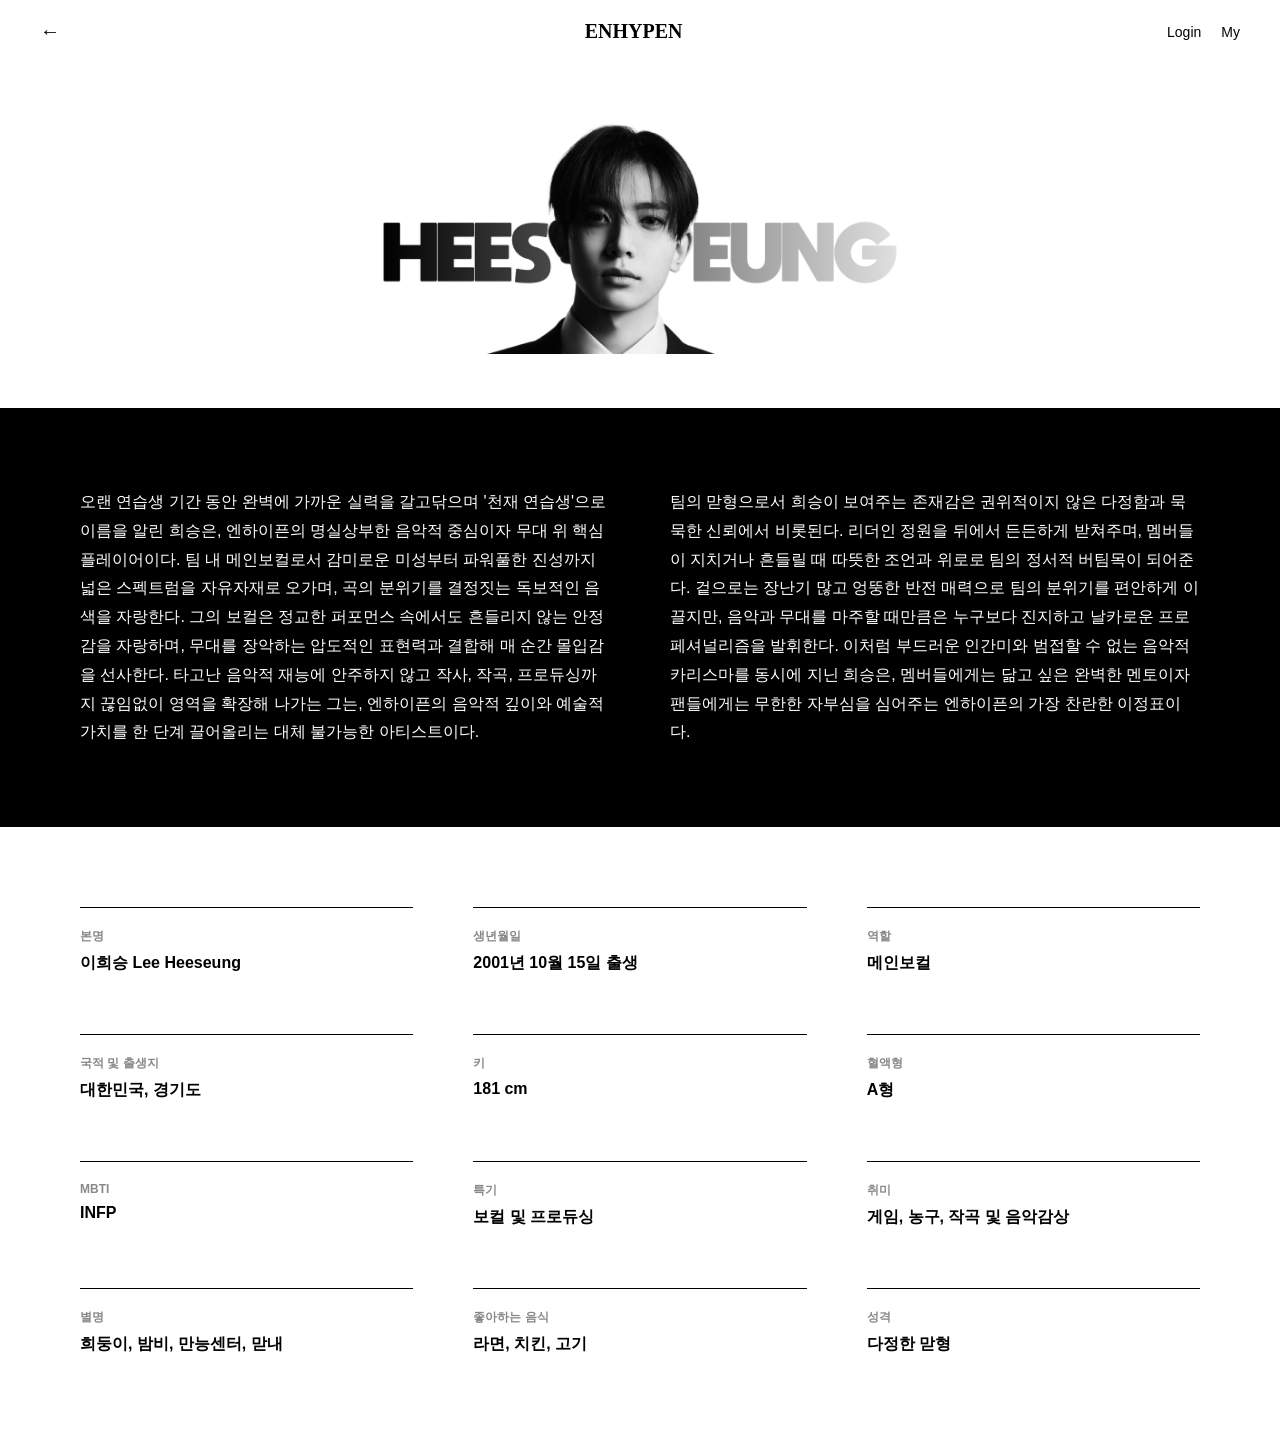
<file: heeseung_detail.html>
<!DOCTYPE html>
<html lang="ko">
<head>
    <meta charset="UTF-8">
    <title>HEESEUNG Detail</title>
    <link rel="stylesheet" href="style.css">
</head>
<body>
    <div class="member-page">
        <header class="top-nav">
            <!-- 메인 페이지로 돌아가는 링크 수정 완료 -->
            <a href="index.html" class="back-btn">←</a>
            <div class="logo">ENHYPEN</div>
            <div class="user-menu"><a href="#">Login</a><a href="#">My</a></div>
        </header>

        <section class="hero-section">
            <div class="hero-image"><img src="heeseung_main.png" alt="Heeseung"></div>
        </section>

        <section class="black-desc-section">
            <div class="desc-text">
                <p>오랜 연습생 기간 동안 완벽에 가까운 실력을 갈고닦으며 '천재 연습생'으로 이름을 알린 희승은, 엔하이픈의 명실상부한 음악적 중심이자 무대 위 핵심 플레이어이다. 팀 내 메인보컬로서 감미로운 미성부터 파워풀한 진성까지 넓은 스펙트럼을 자유자재로 오가며, 곡의 분위기를 결정짓는 독보적인 음색을 자랑한다. 그의 보컬은 정교한 퍼포먼스 속에서도 흔들리지 않는 안정감을 자랑하며, 무대를 장악하는 압도적인 표현력과 결합해 매 순간 몰입감을 선사한다. 타고난 음악적 재능에 안주하지 않고 작사, 작곡, 프로듀싱까지 끊임없이 영역을 확장해 나가는 그는, 엔하이픈의 음악적 깊이와 예술적 가치를 한 단계 끌어올리는 대체 불가능한 아티스트이다.</p>
                <p>팀의 맏형으로서 희승이 보여주는 존재감은 권위적이지 않은 다정함과 묵묵한 신뢰에서 비롯된다. 리더인 정원을 뒤에서 든든하게 받쳐주며, 멤버들이 지치거나 흔들릴 때 따뜻한 조언과 위로로 팀의 정서적 버팀목이 되어준다. 겉으로는 장난기 많고 엉뚱한 반전 매력으로 팀의 분위기를 편안하게 이끌지만, 음악과 무대를 마주할 때만큼은 누구보다 진지하고 날카로운 프로페셔널리즘을 발휘한다. 이처럼 부드러운 인간미와 범접할 수 없는 음악적 카리스마를 동시에 지닌 희승은, 멤버들에게는 닮고 싶은 완벽한 멘토이자 팬들에게는 무한한 자부심을 심어주는 엔하이픈의 가장 찬란한 이정표이다.</p>
            </div>
        </section>

        <section class="info-section">
            <div class="info-grid">
                <div class="item"><h3>본명</h3><p>이희승 Lee Heeseung</p></div>
                <div class="item"><h3>생년월일</h3><p>2001년 10월 15일 출생</p></div>
                <div class="item"><h3>역할</h3><p>메인보컬</p></div>
                <div class="item"><h3>국적 및 출생지</h3><p>대한민국, 경기도</p></div>
                <div class="item"><h3>키</h3><p>181 cm</p></div>
                <div class="item"><h3>혈액형</h3><p>A형</p></div>
                <div class="item"><h3>MBTI</h3><p>INFP</p></div>
                <div class="item"><h3>특기</h3><p>보컬 및 프로듀싱</p></div>
                <div class="item"><h3>취미</h3><p>게임, 농구, 작곡 및 음악감상</p></div>
                <div class="item"><h3>별명</h3><p>희둥이, 밤비, 만능센터, 맏내</p></div>
                <div class="item"><h3>좋아하는 음식</h3><p>라면, 치킨, 고기</p></div>
                <div class="item"><h3>성격</h3><p>다정한 맏형</p></div>
            </div>
        </section>
    </div>
</body>
</html>
</file>
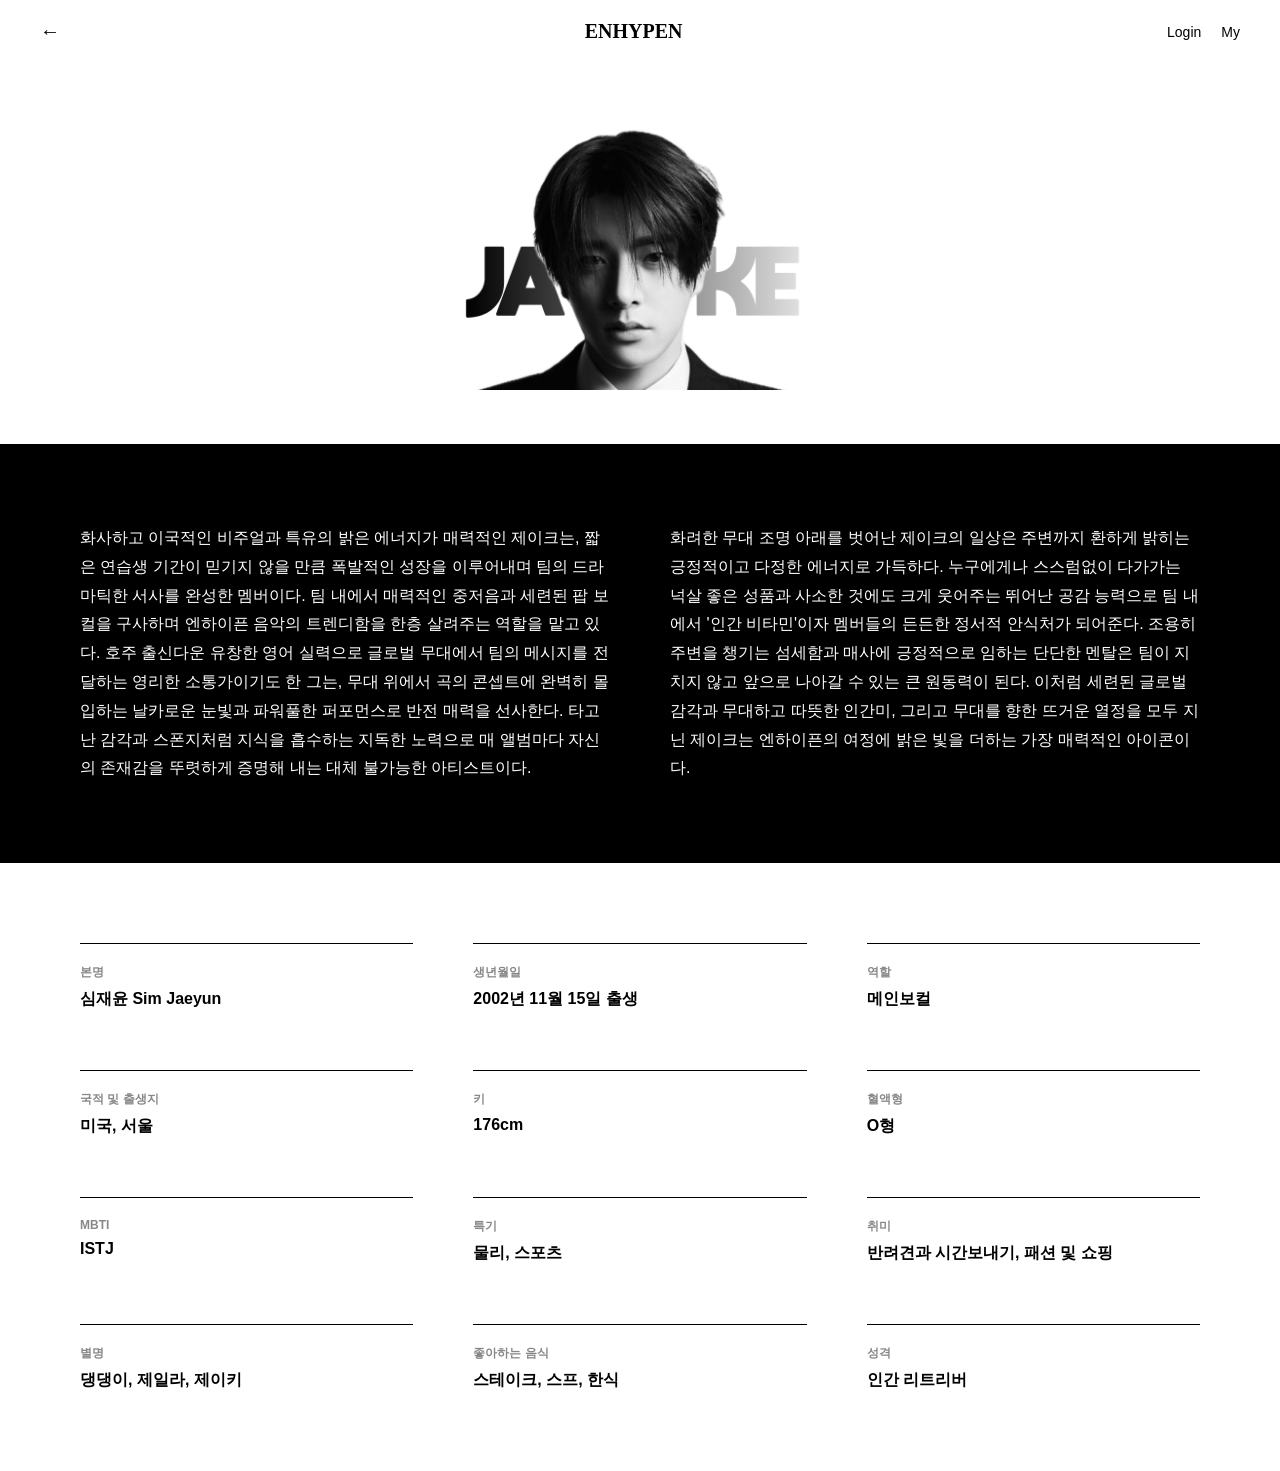
<file: jake_detail.html>
<!DOCTYPE html>
<html lang="ko">
<head>
    <meta charset="UTF-8">
    <title>JAKE Detail</title>
    <link rel="stylesheet" href="style.css">
</head>
<body>
    <div class="member-page">
        <header class="top-nav">
            <a href="index.html" class="back-btn">←</a>
            <div class="logo">ENHYPEN</div>
            <div class="user-menu"><a href="#">Login</a><a href="#">My</a></div>
        </header>

        <section class="hero-section">
            <div class="hero-image"><img src="jake_main.png" alt="Jake"></div>
        </section>

        <section class="black-desc-section">
            <div class="desc-text">
                <p>화사하고 이국적인 비주얼과 특유의 밝은 에너지가 매력적인 제이크는, 짧은 연습생 기간이 믿기지 않을 만큼 폭발적인 성장을 이루어내며 팀의 드라마틱한 서사를 완성한 멤버이다. 팀 내에서 매력적인 중저음과 세련된 팝 보컬을 구사하며 엔하이픈 음악의 트렌디함을 한층 살려주는 역할을 맡고 있다. 호주 출신다운 유창한 영어 실력으로 글로벌 무대에서 팀의 메시지를 전달하는 영리한 소통가이기도 한 그는, 무대 위에서 곡의 콘셉트에 완벽히 몰입하는 날카로운 눈빛과 파워풀한 퍼포먼스로 반전 매력을 선사한다. 타고난 감각과 스폰지처럼 지식을 흡수하는 지독한 노력으로 매 앨범마다 자신의 존재감을 뚜렷하게 증명해 내는 대체 불가능한 아티스트이다.</p>
                <p>화려한 무대 조명 아래를 벗어난 제이크의 일상은 주변까지 환하게 밝히는 긍정적이고 다정한 에너지로 가득하다. 누구에게나 스스럼없이 다가가는 넉살 좋은 성품과 사소한 것에도 크게 웃어주는 뛰어난 공감 능력으로 팀 내에서 '인간 비타민'이자 멤버들의 든든한 정서적 안식처가 되어준다. 조용히 주변을 챙기는 섬세함과 매사에 긍정적으로 임하는 단단한 멘탈은 팀이 지치지 않고 앞으로 나아갈 수 있는 큰 원동력이 된다. 이처럼 세련된 글로벌 감각과 무대하고 따뜻한 인간미, 그리고 무대를 향한 뜨거운 열정을 모두 지닌 제이크는 엔하이픈의 여정에 밝은 빛을 더하는 가장 매력적인 아이콘이다.</p>
            </div>
        </section>

        <section class="info-section">
            <div class="info-grid">
                <div class="item"><h3>본명</h3><p>심재윤 Sim Jaeyun</p></div>
                <div class="item"><h3>생년월일</h3><p>2002년 11월 15일 출생</p></div>
                <div class="item"><h3>역할</h3><p>메인보컬</p></div>
                <div class="item"><h3>국적 및 출생지</h3><p>미국, 서울</p></div>
                <div class="item"><h3>키</h3><p>176cm</p></div>
                <div class="item"><h3>혈액형</h3><p>O형</p></div>
                <div class="item"><h3>MBTI</h3><p>ISTJ</p></div>
                <div class="item"><h3>특기</h3><p>물리, 스포츠</p></div>
                <div class="item"><h3>취미</h3><p>반려견과 시간보내기, 패션 및 쇼핑</p></div>
                <div class="item"><h3>별명</h3><p>댕댕이, 제일라, 제이키</p></div>
                <div class="item"><h3>좋아하는 음식</h3><p>스테이크, 스프, 한식</p></div>
                <div class="item"><h3>성격</h3><p>인간 리트리버</p></div>
            </div>
        </section>
    </div>
</body>
</html>
</file>
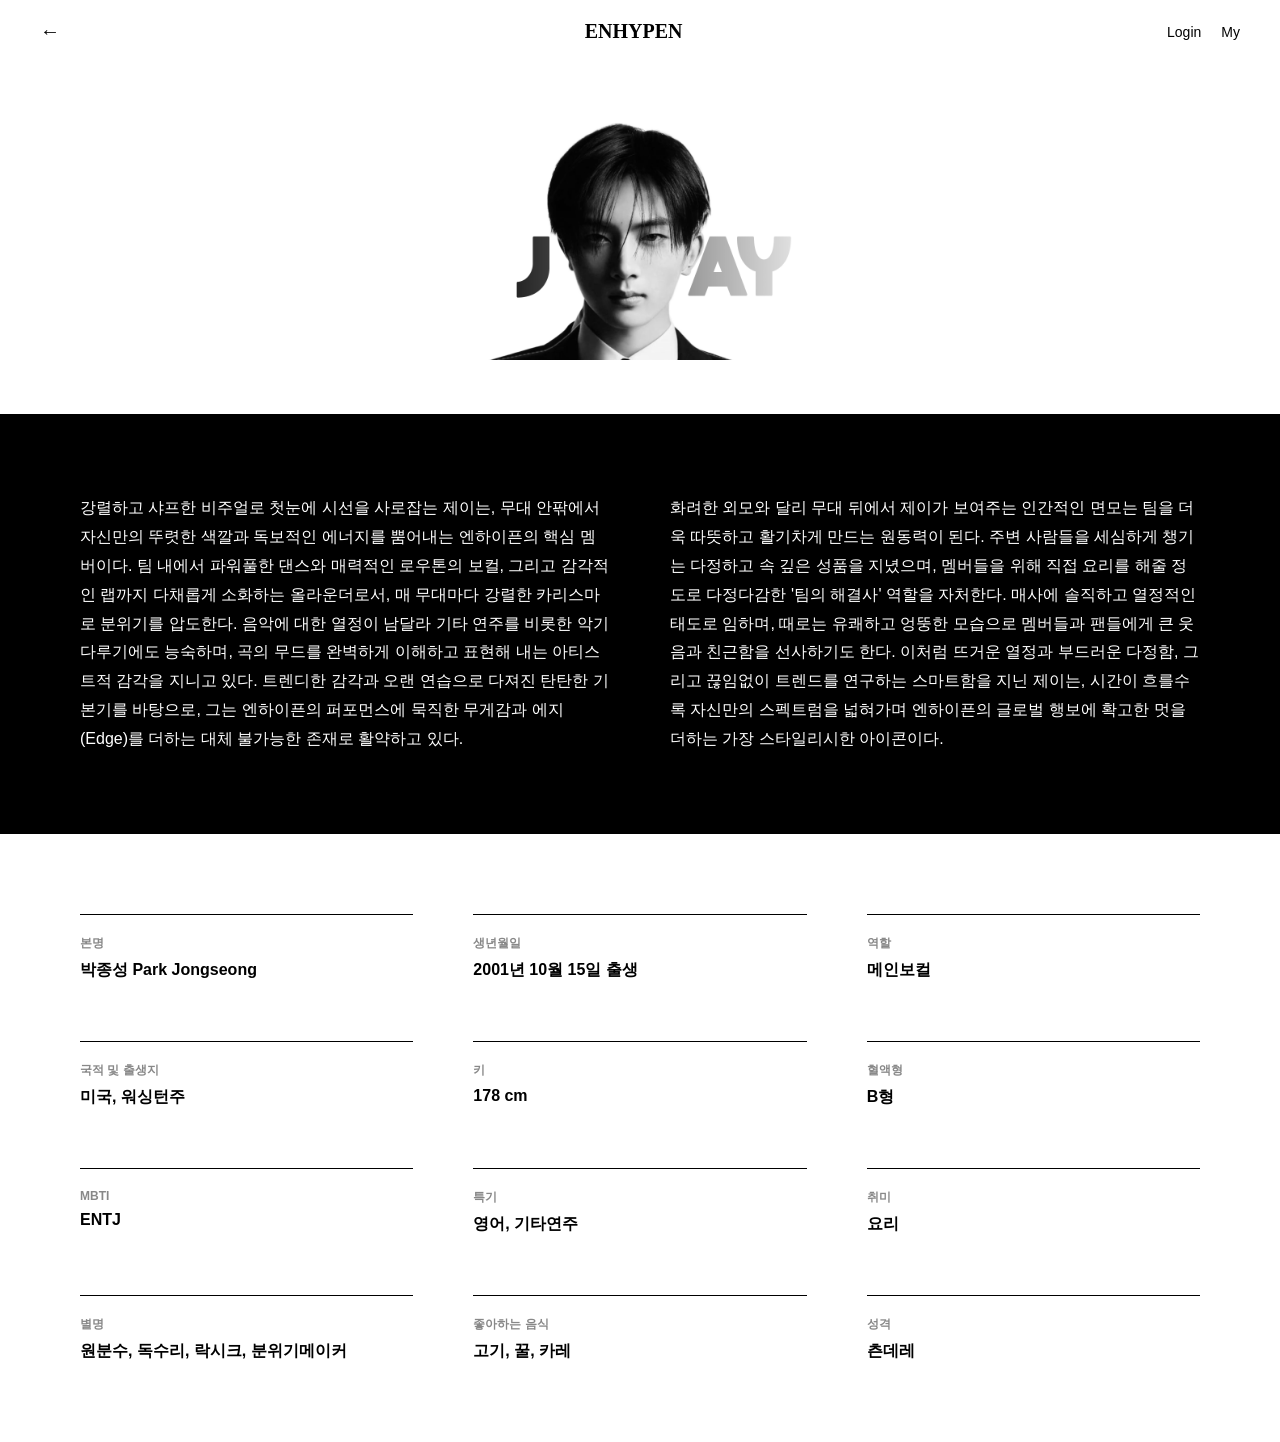
<file: jay_detail.html>
<!DOCTYPE html>
<html lang="ko">
<head>
    <meta charset="UTF-8">
    <title>JAY Detail</title>
    <link rel="stylesheet" href="style.css">
</head>
<body>
    <div class="member-page">
        <header class="top-nav">
            <a href="index.html" class="back-btn">←</a>
            <div class="logo">ENHYPEN</div>
            <div class="user-menu"><a href="#">Login</a><a href="#">My</a></div>
        </header>

        <section class="hero-section">
            <div class="hero-image"><img src="jay_main.png" alt="Jay"></div>
        </section>

        <section class="black-desc-section">
            <div class="desc-text">
                <p>강렬하고 샤프한 비주얼로 첫눈에 시선을 사로잡는 제이는, 무대 안팎에서 자신만의 뚜렷한 색깔과 독보적인 에너지를 뿜어내는 엔하이픈의 핵심 멤버이다. 팀 내에서 파워풀한 댄스와 매력적인 로우톤의 보컬, 그리고 감각적인 랩까지 다채롭게 소화하는 올라운더로서, 매 무대마다 강렬한 카리스마로 분위기를 압도한다. 음악에 대한 열정이 남달라 기타 연주를 비롯한 악기 다루기에도 능숙하며, 곡의 무드를 완벽하게 이해하고 표현해 내는 아티스트적 감각을 지니고 있다. 트렌디한 감각과 오랜 연습으로 다져진 탄탄한 기본기를 바탕으로, 그는 엔하이픈의 퍼포먼스에 묵직한 무게감과 에지(Edge)를 더하는 대체 불가능한 존재로 활약하고 있다.</p>
                <p>화려한 외모와 달리 무대 뒤에서 제이가 보여주는 인간적인 면모는 팀을 더욱 따뜻하고 활기차게 만드는 원동력이 된다. 주변 사람들을 세심하게 챙기는 다정하고 속 깊은 성품을 지녔으며, 멤버들을 위해 직접 요리를 해줄 정도로 다정다감한 '팀의 해결사' 역할을 자처한다. 매사에 솔직하고 열정적인 태도로 임하며, 때로는 유쾌하고 엉뚱한 모습으로 멤버들과 팬들에게 큰 웃음과 친근함을 선사하기도 한다. 이처럼 뜨거운 열정과 부드러운 다정함, 그리고 끊임없이 트렌드를 연구하는 스마트함을 지닌 제이는, 시간이 흐를수록 자신만의 스펙트럼을 넓혀가며 엔하이픈의 글로벌 행보에 확고한 멋을 더하는 가장 스타일리시한 아이콘이다.</p>
            </div>
        </section>

        <section class="info-section">
            <div class="info-grid">
                <div class="item"><h3>본명</h3><p>박종성 Park Jongseong</p></div>
                <div class="item"><h3>생년월일</h3><p>2001년 10월 15일 출생</p></div>
                <div class="item"><h3>역할</h3><p>메인보컬</p></div>
                <div class="item"><h3>국적 및 출생지</h3><p>미국, 워싱턴주</p></div>
                <div class="item"><h3>키</h3><p>178 cm</p></div>
                <div class="item"><h3>혈액형</h3><p>B형</p></div>
                <div class="item"><h3>MBTI</h3><p>ENTJ</p></div>
                <div class="item"><h3>특기</h3><p>영어, 기타연주</p></div>
                <div class="item"><h3>취미</h3><p>요리</p></div>
                <div class="item"><h3>별명</h3><p>원분수, 독수리, 락시크, 분위기메이커</p></div>
                <div class="item"><h3>좋아하는 음식</h3><p>고기, 꿀, 카레</p></div>
                <div class="item"><h3>성격</h3><p>츤데레</p></div>
            </div>
        </section>
    </div>
</body>
</html>
</file>
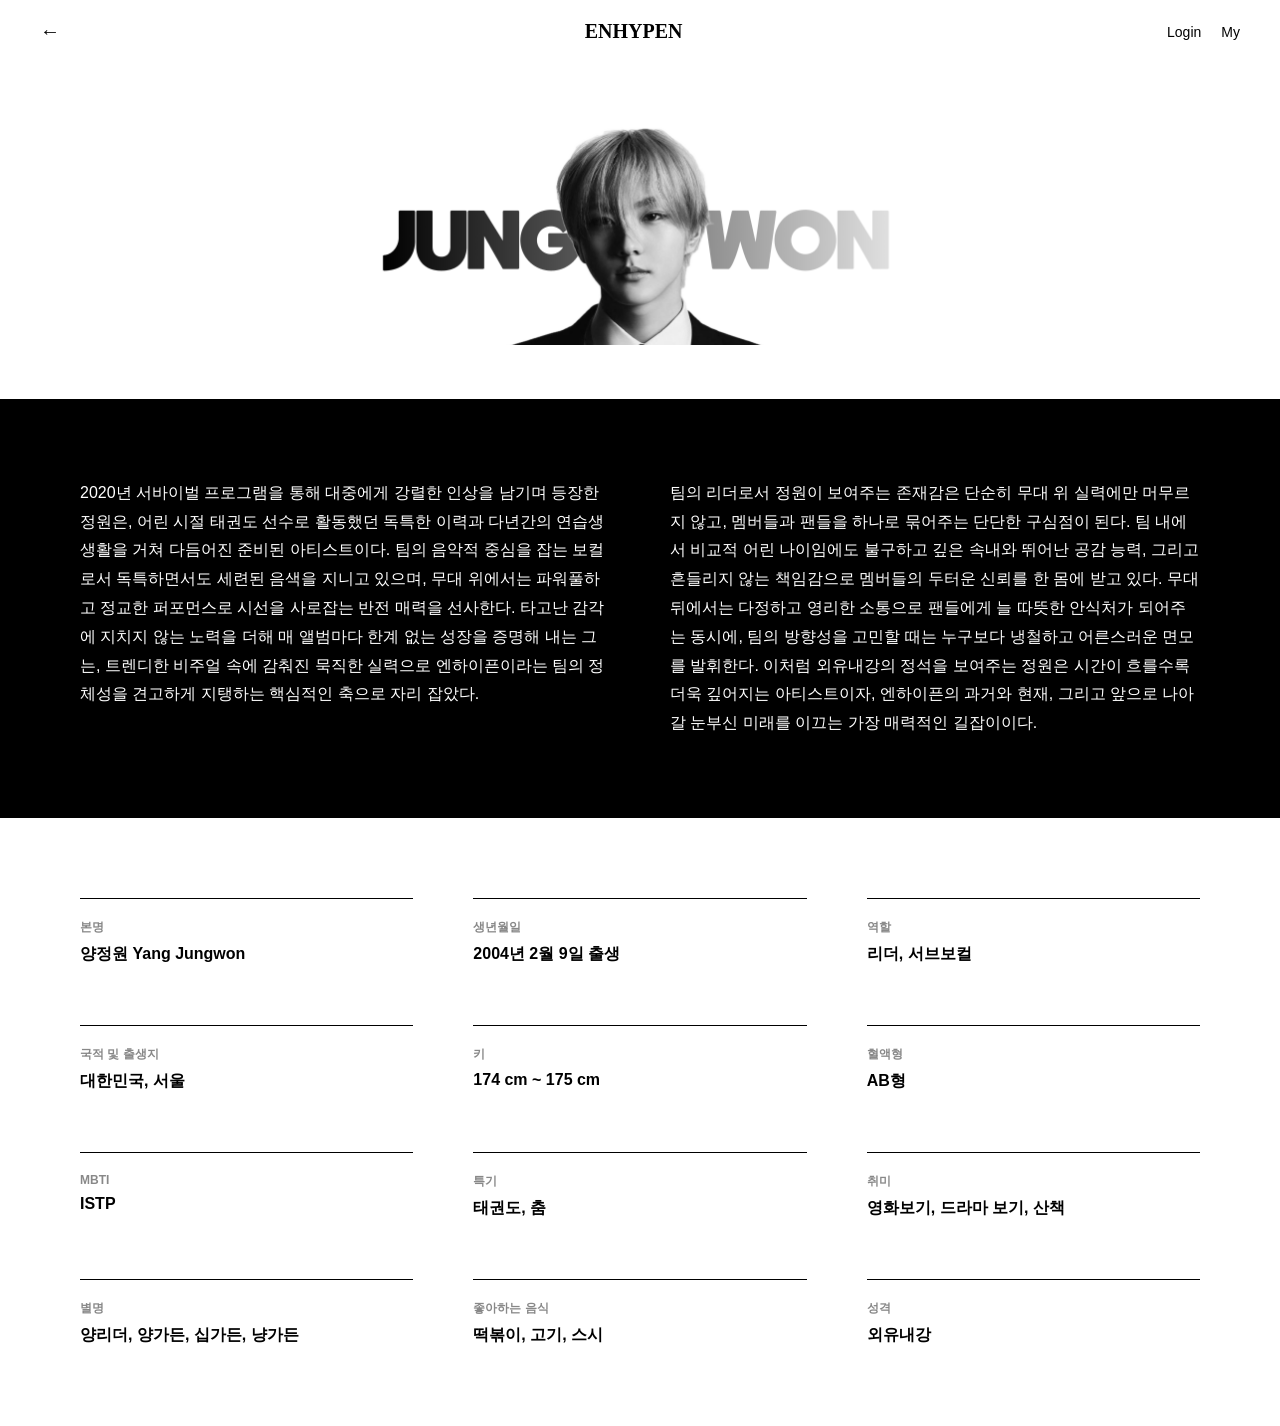
<file: member_detail.html>
<!DOCTYPE html>
<html lang="ko">
<head>
    <meta charset="UTF-8">
    <title>JUNGWON Detail</title>
    <link rel="stylesheet" href="style.css">
</head>
<body>
    <div class="member-page">
        <header class="top-nav">
            <!-- 메인 페이지로 돌아가는 링크 수정 완료 -->
            <a href="index.html" class="back-btn">←</a>
            <div class="logo">ENHYPEN</div>
            <div class="user-menu"><a href="#">Login</a><a href="#">My</a></div>
        </header>

        <section class="hero-section">
            <div class="hero-image"><img src="jungwon_main.png" alt="Jungwon"></div>
        </section>

        <section class="black-desc-section">
            <div class="desc-text">
                <p>2020년 서바이벌 프로그램을 통해 대중에게 강렬한 인상을 남기며 등장한 정원은, 어린 시절 태권도 선수로 활동했던 독특한 이력과 다년간의 연습생 생활을 거쳐 다듬어진 준비된 아티스트이다. 팀의 음악적 중심을 잡는 보컬로서 독특하면서도 세련된 음색을 지니고 있으며, 무대 위에서는 파워풀하고 정교한 퍼포먼스로 시선을 사로잡는 반전 매력을 선사한다. 타고난 감각에 지치지 않는 노력을 더해 매 앨범마다 한계 없는 성장을 증명해 내는 그는, 트렌디한 비주얼 속에 감춰진 묵직한 실력으로 엔하이픈이라는 팀의 정체성을 견고하게 지탱하는 핵심적인 축으로 자리 잡았다.</p>
                <p>팀의 리더로서 정원이 보여주는 존재감은 단순히 무대 위 실력에만 머무르지 않고, 멤버들과 팬들을 하나로 묶어주는 단단한 구심점이 된다. 팀 내에서 비교적 어린 나이임에도 불구하고 깊은 속내와 뛰어난 공감 능력, 그리고 흔들리지 않는 책임감으로 멤버들의 두터운 신뢰를 한 몸에 받고 있다. 무대 뒤에서는 다정하고 영리한 소통으로 팬들에게 늘 따뜻한 안식처가 되어주는 동시에, 팀의 방향성을 고민할 때는 누구보다 냉철하고 어른스러운 면모를 발휘한다. 이처럼 외유내강의 정석을 보여주는 정원은 시간이 흐를수록 더욱 깊어지는 아티스트이자, 엔하이픈의 과거와 현재, 그리고 앞으로 나아갈 눈부신 미래를 이끄는 가장 매력적인 길잡이이다.</p>
            </div>
        </section>

        <section class="info-section">
            <div class="info-grid">
                <div class="item"><h3>본명</h3><p>양정원 Yang Jungwon</p></div>
                <div class="item"><h3>생년월일</h3><p>2004년 2월 9일 출생</p></div>
                <div class="item"><h3>역할</h3><p>리더, 서브보컬</p></div>
                <div class="item"><h3>국적 및 출생지</h3><p>대한민국, 서울</p></div>
                <div class="item"><h3>키</h3><p>174 cm ~ 175 cm</p></div>
                <div class="item"><h3>혈액형</h3><p>AB형</p></div>
                <div class="item"><h3>MBTI</h3><p>ISTP</p></div>
                <div class="item"><h3>특기</h3><p>태권도, 춤</p></div>
                <div class="item"><h3>취미</h3><p>영화보기, 드라마 보기, 산책</p></div>
                <div class="item"><h3>별명</h3><p>양리더, 양가든, 십가든, 냥가든</p></div>
                <div class="item"><h3>좋아하는 음식</h3><p>떡볶이, 고기, 스시</p></div>
                <div class="item"><h3>성격</h3><p>외유내강</p></div>
            </div>
        </section>
    </div>
</body>
</html>
</file>
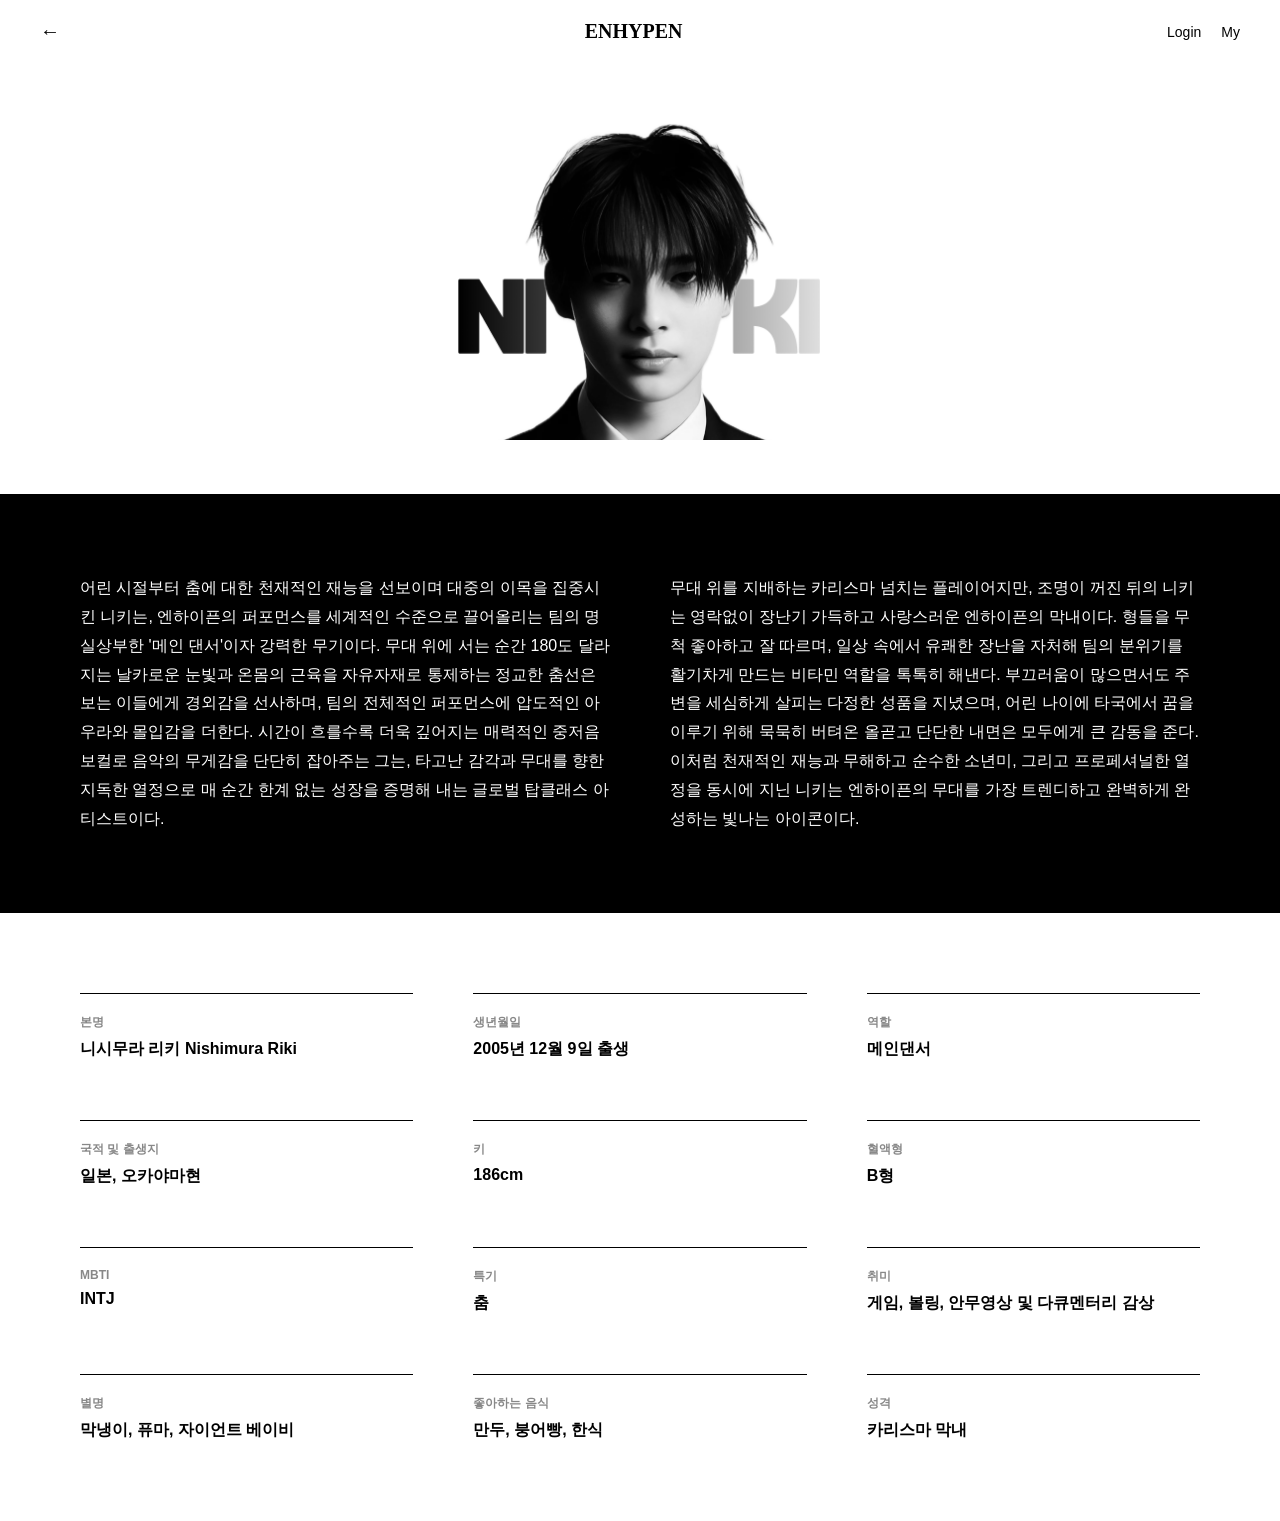
<file: niki_detail.html>
<!DOCTYPE html>
<html lang="ko">
<head>
    <meta charset="UTF-8">
    <title>NIKI Detail</title>
    <link rel="stylesheet" href="style.css">
</head>
<body>
    <div class="member-page">
        <header class="top-nav">
            <a href="index.html" class="back-btn">←</a>
            <div class="logo">ENHYPEN</div>
            <div class="user-menu"><a href="#">Login</a><a href="#">My</a></div>
        </header>

        <section class="hero-section">
            <div class="hero-image"><img src="niki_main.png" alt="Niki"></div>
        </section>

        <section class="black-desc-section">
            <div class="desc-text">
                <p>어린 시절부터 춤에 대한 천재적인 재능을 선보이며 대중의 이목을 집중시킨 니키는, 엔하이픈의 퍼포먼스를 세계적인 수준으로 끌어올리는 팀의 명실상부한 '메인 댄서'이자 강력한 무기이다. 무대 위에 서는 순간 180도 달라지는 날카로운 눈빛과 온몸의 근육을 자유자재로 통제하는 정교한 춤선은 보는 이들에게 경외감을 선사하며, 팀의 전체적인 퍼포먼스에 압도적인 아우라와 몰입감을 더한다. 시간이 흐를수록 더욱 깊어지는 매력적인 중저음 보컬로 음악의 무게감을 단단히 잡아주는 그는, 타고난 감각과 무대를 향한 지독한 열정으로 매 순간 한계 없는 성장을 증명해 내는 글로벌 탑클래스 아티스트이다.</p>
                <p>무대 위를 지배하는 카리스마 넘치는 플레이어지만, 조명이 꺼진 뒤의 니키는 영락없이 장난기 가득하고 사랑스러운 엔하이픈의 막내이다. 형들을 무척 좋아하고 잘 따르며, 일상 속에서 유쾌한 장난을 자처해 팀의 분위기를 활기차게 만드는 비타민 역할을 톡톡히 해낸다. 부끄러움이 많으면서도 주변을 세심하게 살피는 다정한 성품을 지녔으며, 어린 나이에 타국에서 꿈을 이루기 위해 묵묵히 버텨온 올곧고 단단한 내면은 모두에게 큰 감동을 준다. 이처럼 천재적인 재능과 무해하고 순수한 소년미, 그리고 프로페셔널한 열정을 동시에 지닌 니키는 엔하이픈의 무대를 가장 트렌디하고 완벽하게 완성하는 빛나는 아이콘이다.</p>
            </div>
        </section>

        <section class="info-section">
            <div class="info-grid">
                <div class="item"><h3>본명</h3><p>니시무라 리키 Nishimura Riki</p></div>
                <div class="item"><h3>생년월일</h3><p>2005년 12월 9일 출생</p></div>
                <div class="item"><h3>역할</h3><p>메인댄서</p></div>
                <div class="item"><h3>국적 및 출생지</h3><p>일본, 오카야마현</p></div>
                <div class="item"><h3>키</h3><p>186cm</p></div>
                <div class="item"><h3>혈액형</h3><p>B형</p></div>
                <div class="item"><h3>MBTI</h3><p>INTJ</p></div>
                <div class="item"><h3>특기</h3><p>춤</p></div>
                <div class="item"><h3>취미</h3><p>게임, 볼링, 안무영상 및 다큐멘터리 감상</p></div>
                <div class="item"><h3>별명</h3><p>막냉이, 퓨마, 자이언트 베이비</p></div>
                <div class="item"><h3>좋아하는 음식</h3><p>만두, 붕어빵, 한식</p></div>
                <div class="item"><h3>성격</h3><p>카리스마 막내</p></div>
            </div>
        </section>
    </div>
</body>
</html>
</file>
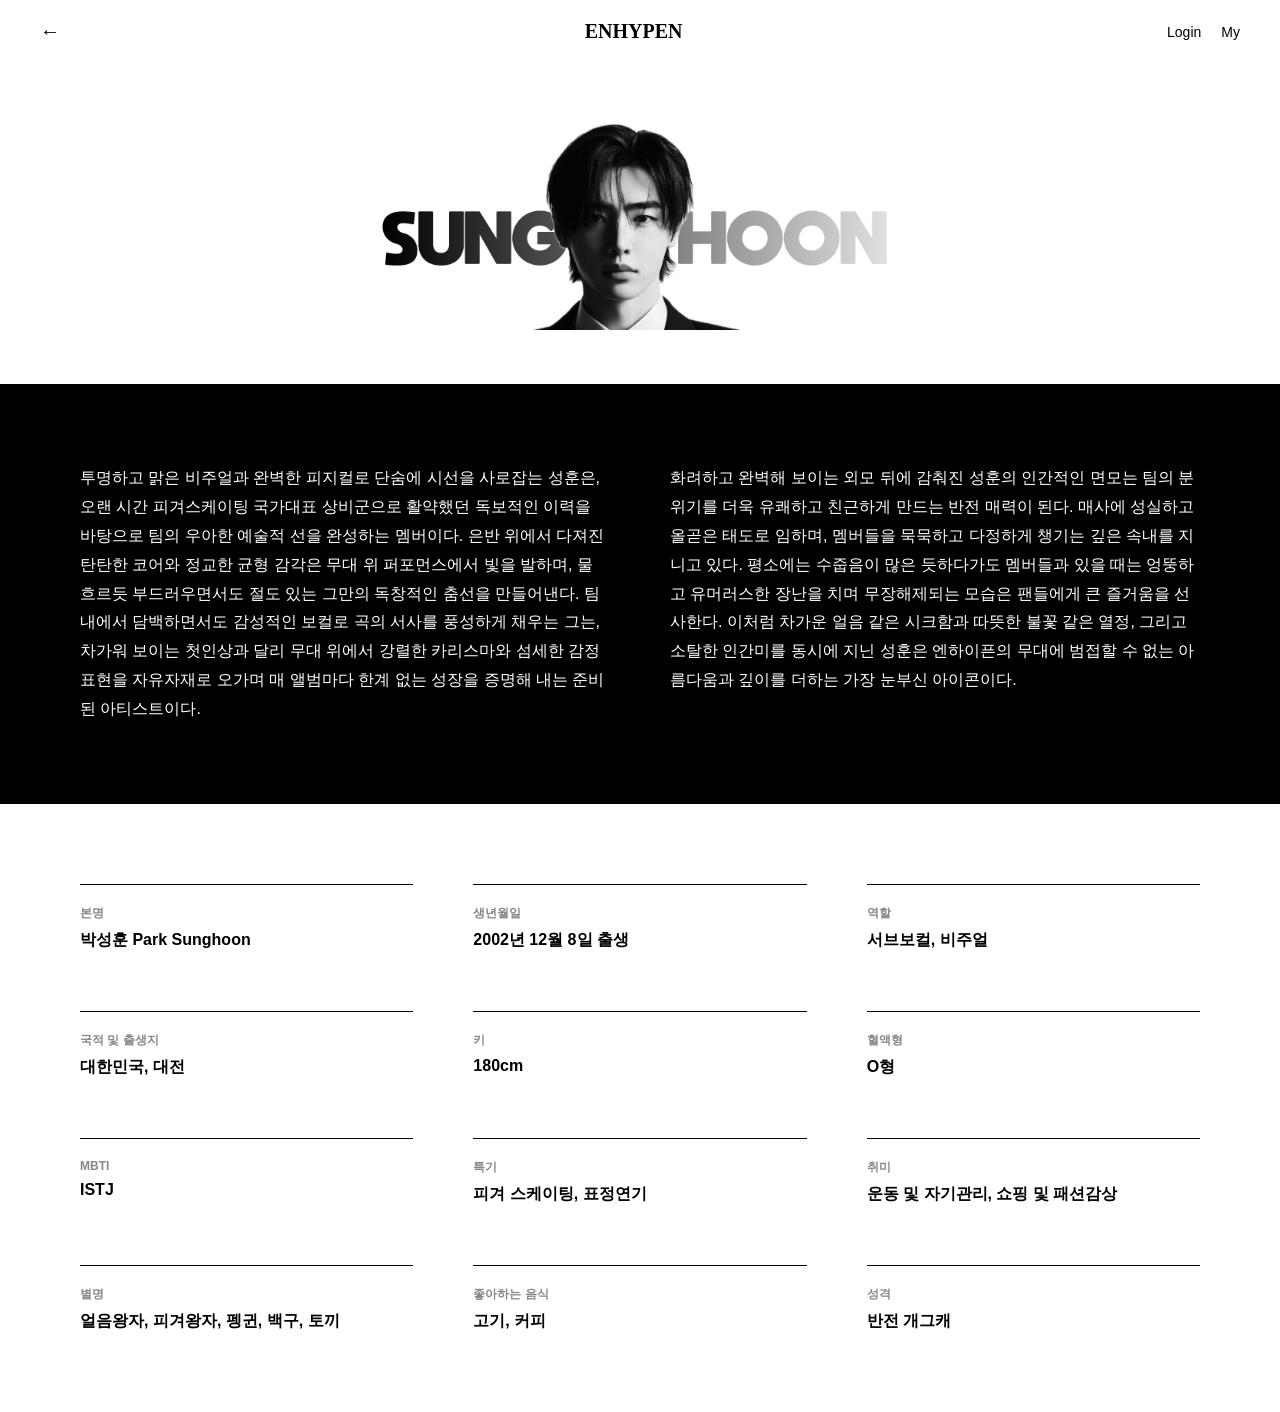
<file: sunghoon_detail.html>
<!DOCTYPE html>
<html lang="ko">
<head>
    <meta charset="UTF-8">
    <title>SUNGHOON Detail</title>
    <link rel="stylesheet" href="style.css">
</head>
<body>
    <div class="member-page">
        <header class="top-nav">
            <a href="index.html" class="back-btn">←</a>
            <div class="logo">ENHYPEN</div>
            <div class="user-menu"><a href="#">Login</a><a href="#">My</a></div>
        </header>

        <section class="hero-section">
            <div class="hero-image"><img src="sunghoon_main.png" alt="Sunghoon"></div>
        </section>

        <section class="black-desc-section">
            <div class="desc-text">
                <p>투명하고 맑은 비주얼과 완벽한 피지컬로 단숨에 시선을 사로잡는 성훈은, 오랜 시간 피겨스케이팅 국가대표 상비군으로 활약했던 독보적인 이력을 바탕으로 팀의 우아한 예술적 선을 완성하는 멤버이다. 은반 위에서 다져진 탄탄한 코어와 정교한 균형 감각은 무대 위 퍼포먼스에서 빛을 발하며, 물 흐르듯 부드러우면서도 절도 있는 그만의 독창적인 춤선을 만들어낸다. 팀 내에서 담백하면서도 감성적인 보컬로 곡의 서사를 풍성하게 채우는 그는, 차가워 보이는 첫인상과 달리 무대 위에서 강렬한 카리스마와 섬세한 감정 표현을 자유자재로 오가며 매 앨범마다 한계 없는 성장을 증명해 내는 준비된 아티스트이다.</p>
                <p>화려하고 완벽해 보이는 외모 뒤에 감춰진 성훈의 인간적인 면모는 팀의 분위기를 더욱 유쾌하고 친근하게 만드는 반전 매력이 된다. 매사에 성실하고 올곧은 태도로 임하며, 멤버들을 묵묵하고 다정하게 챙기는 깊은 속내를 지니고 있다. 평소에는 수줍음이 많은 듯하다가도 멤버들과 있을 때는 엉뚱하고 유머러스한 장난을 치며 무장해제되는 모습은 팬들에게 큰 즐거움을 선사한다. 이처럼 차가운 얼음 같은 시크함과 따뜻한 불꽃 같은 열정, 그리고 소탈한 인간미를 동시에 지닌 성훈은 엔하이픈의 무대에 범접할 수 없는 아름다움과 깊이를 더하는 가장 눈부신 아이콘이다.</p>
            </div>
        </section>

        <section class="info-section">
            <div class="info-grid">
                <div class="item"><h3>본명</h3><p>박성훈 Park Sunghoon</p></div>
                <div class="item"><h3>생년월일</h3><p>2002년 12월 8일 출생</p></div>
                <div class="item"><h3>역할</h3><p>서브보컬, 비주얼</p></div>
                <div class="item"><h3>국적 및 출생지</h3><p>대한민국, 대전</p></div>
                <div class="item"><h3>키</h3><p>180cm</p></div>
                <div class="item"><h3>혈액형</h3><p>O형</p></div>
                <div class="item"><h3>MBTI</h3><p>ISTJ</p></div>
                <div class="item"><h3>특기</h3><p>피겨 스케이팅, 표정연기</p></div>
                <div class="item"><h3>취미</h3><p>운동 및 자기관리, 쇼핑 및 패션감상</p></div>
                <div class="item"><h3>별명</h3><p>얼음왕자, 피겨왕자, 펭귄, 백구, 토끼</p></div>
                <div class="item"><h3>좋아하는 음식</h3><p>고기, 커피</p></div>
                <div class="item"><h3>성격</h3><p>반전 개그캐</p></div>
            </div>
        </section>
    </div>
</body>
</html>
</file>
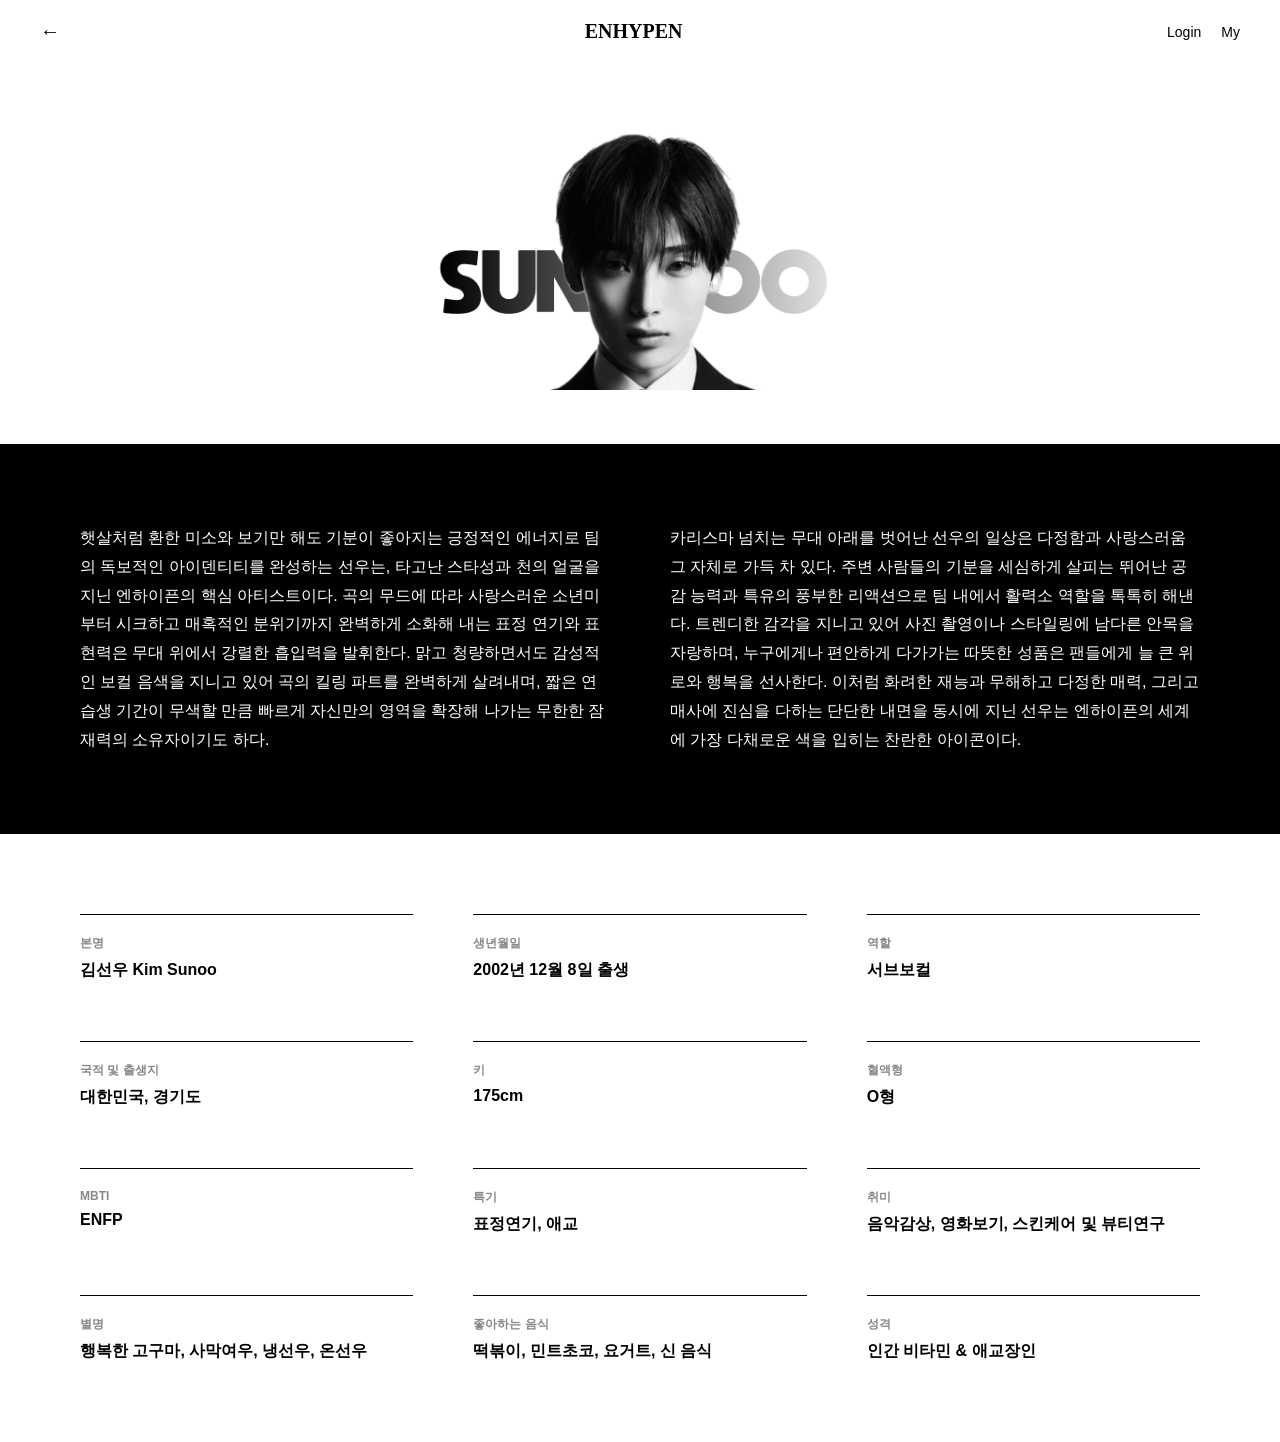
<file: sunoo_detail.html>
<!DOCTYPE html>
<html lang="ko">
<head>
    <meta charset="UTF-8">
    <title>SUNOO Detail</title>
    <link rel="stylesheet" href="style.css">
</head>
<body>
    <div class="member-page">
        <header class="top-nav">
            <a href="index.html" class="back-btn">←</a>
            <div class="logo">ENHYPEN</div>
            <div class="user-menu"><a href="#">Login</a><a href="#">My</a></div>
        </header>

        <section class="hero-section">
            <div class="hero-image"><img src="sunoo_main.png" alt="Sunoo"></div>
        </section>

        <section class="black-desc-section">
            <div class="desc-text">
                <p>햇살처럼 환한 미소와 보기만 해도 기분이 좋아지는 긍정적인 에너지로 팀의 독보적인 아이덴티티를 완성하는 선우는, 타고난 스타성과 천의 얼굴을 지닌 엔하이픈의 핵심 아티스트이다. 곡의 무드에 따라 사랑스러운 소년미부터 시크하고 매혹적인 분위기까지 완벽하게 소화해 내는 표정 연기와 표현력은 무대 위에서 강렬한 흡입력을 발휘한다. 맑고 청량하면서도 감성적인 보컬 음색을 지니고 있어 곡의 킬링 파트를 완벽하게 살려내며, 짧은 연습생 기간이 무색할 만큼 빠르게 자신만의 영역을 확장해 나가는 무한한 잠재력의 소유자이기도 하다.</p>
                <p>카리스마 넘치는 무대 아래를 벗어난 선우의 일상은 다정함과 사랑스러움 그 자체로 가득 차 있다. 주변 사람들의 기분을 세심하게 살피는 뛰어난 공감 능력과 특유의 풍부한 리액션으로 팀 내에서 활력소 역할을 톡톡히 해낸다. 트렌디한 감각을 지니고 있어 사진 촬영이나 스타일링에 남다른 안목을 자랑하며, 누구에게나 편안하게 다가가는 따뜻한 성품은 팬들에게 늘 큰 위로와 행복을 선사한다. 이처럼 화려한 재능과 무해하고 다정한 매력, 그리고 매사에 진심을 다하는 단단한 내면을 동시에 지닌 선우는 엔하이픈의 세계에 가장 다채로운 색을 입히는 찬란한 아이콘이다.</p>
            </div>
        </section>

        <section class="info-section">
            <div class="info-grid">
                <div class="item"><h3>본명</h3><p>김선우 Kim Sunoo</p></div>
                <div class="item"><h3>생년월일</h3><p>2002년 12월 8일 출생</p></div>
                <div class="item"><h3>역할</h3><p>서브보컬</p></div>
                <div class="item"><h3>국적 및 출생지</h3><p>대한민국, 경기도</p></div>
                <div class="item"><h3>키</h3><p>175cm</p></div>
                <div class="item"><h3>혈액형</h3><p>O형</p></div>
                <div class="item"><h3>MBTI</h3><p>ENFP</p></div>
                <div class="item"><h3>특기</h3><p>표정연기, 애교</p></div>
                <div class="item"><h3>취미</h3><p>음악감상, 영화보기, 스킨케어 및 뷰티연구</p></div>
                <div class="item"><h3>별명</h3><p>행복한 고구마, 사막여우, 냉선우, 온선우</p></div>
                <div class="item"><h3>좋아하는 음식</h3><p>떡볶이, 민트초코, 요거트, 신 음식</p></div>
                <div class="item"><h3>성격</h3><p>인간 비타민 & 애교장인</p></div>
            </div>
        </section>
    </div>
</body>
</html>
</file>
<file: style.css>
* { margin: 0; padding: 0; box-sizing: border-box; }
body { 
    background-color: #ffffff; 
    font-family: 'Montserrat', sans-serif; 
}
.container { display: flex; min-height: 100vh; }

/* 사이드바 */
.sidebar { width: 240px; background-color: #000000; padding: 100px 45px; }
.nav-item { color: #ffffff; text-decoration: none; display: block; margin-bottom: 35px; font-size: 15px; }

/* 메인 */
.main-content { flex-grow: 1; padding: 50px 80px; display: flex; flex-direction: column; align-items: center; }
.header { width: 100%; display: flex; justify-content: space-between; align-items: center; margin-bottom: 30px; }
.logo { font-size: 28px; font-weight: 700; margin: 0 auto; transform: translateX(30px); font-family: 'Playfair Display', serif; }
.top-menu { display: flex; gap: 20px; }
.top-link { color: #000000; text-decoration: none; font-size: 13px; }

/* 본문 정렬 */
.contents-wrapper { display: flex; align-items: center; justify-content: center; width: 100%; margin-top: 50px; }
.eyes-center-box { width: 360px; margin: 0 40px; }
.eyes-img { width: 100%; height: auto; display: block; }
.names-side { display: flex; flex-direction: column; gap: 60px; width: 120px; }
.left-side { align-items: flex-end; }
.right-side { align-items: flex-start; }
.names-side a { 
    text-decoration: none; 
    color: #000000; 
    font-size: 16px; 
    font-weight: 700; 
    font-family: 'Playfair Display', serif;
}
/* --- 상세 페이지 스타일 추가 --- */
* { margin: 0; padding: 0; box-sizing: border-box; }
body { font-family: sans-serif; background-color: #fff; }

/* 헤더 레이아웃 */
.top-nav { 
    display: flex; 
    justify-content: space-between; 
    align-items: center; 
    padding: 20px 40px; 
}
.back-btn { text-decoration: none; color: #000; font-size: 20px; }
.logo { font-weight: bold; font-size: 20px; }
.user-menu a { text-decoration: none; color: #000; margin-left: 20px; font-size: 14px; }

/* 사진 영역 */
.hero-section { text-align: center; padding: 50px 0; }
.hero-image img { width: 600px; }

/* 본문 설명 영역 */
.black-desc-section { background: #000; color: #fff; padding: 80px; }
.desc-text { display: grid; grid-template-columns: 1fr 1fr; gap: 60px; line-height: 1.8; font-size: 16px; }

/* 정보 그리드 영역 (고정 높이 제거하여 자동 확장) */
.info-section { padding: 80px; }
.info-grid { display: grid; grid-template-columns: repeat(3, 1fr); gap: 60px; }
.item { border-top: 1px solid #000; padding-top: 20px; }
.item h3 { font-size: 12px; color: #888; margin-bottom: 8px; }
.item p { font-size: 16px; font-weight: bold; }
/* 모바일 반응형 디자인 */
@media screen and (max-width: 768px) {
    .container {
        flex-direction: column;
    }

    .sidebar {
        width: 100%;
        padding: 10px;
    }

    .nav-menu {
        flex-direction: row; /* 메뉴를 가로로 배치 */
        justify-content: center;
        gap: 15px;
    }

    .contents-wrapper {
        flex-direction: column;
        align-items: center;
        padding: 20px;
    }

    .eyes-center-box {
        order: -1; /* 이미지를 맨 위로 */
        margin-bottom: 30px;
    }

    .eyes-img {
        max-width: 80%; /* 이미지가 화면 밖으로 안 나가게 조절 */
        height: auto;
    }

    .names-side {
        display: flex;
        flex-direction: column; /* 이름을 세로로 차곡차곡 */
        align-items: center;
        gap: 15px; /* 이름 사이 간격 확보 */
        width: 100%;
    }

    .names-side a {
        font-size: 1.2rem; /* 모바일에서 보기 좋게 글자 크기 조정 */
        padding: 5px 0;
    }
}
</file>
